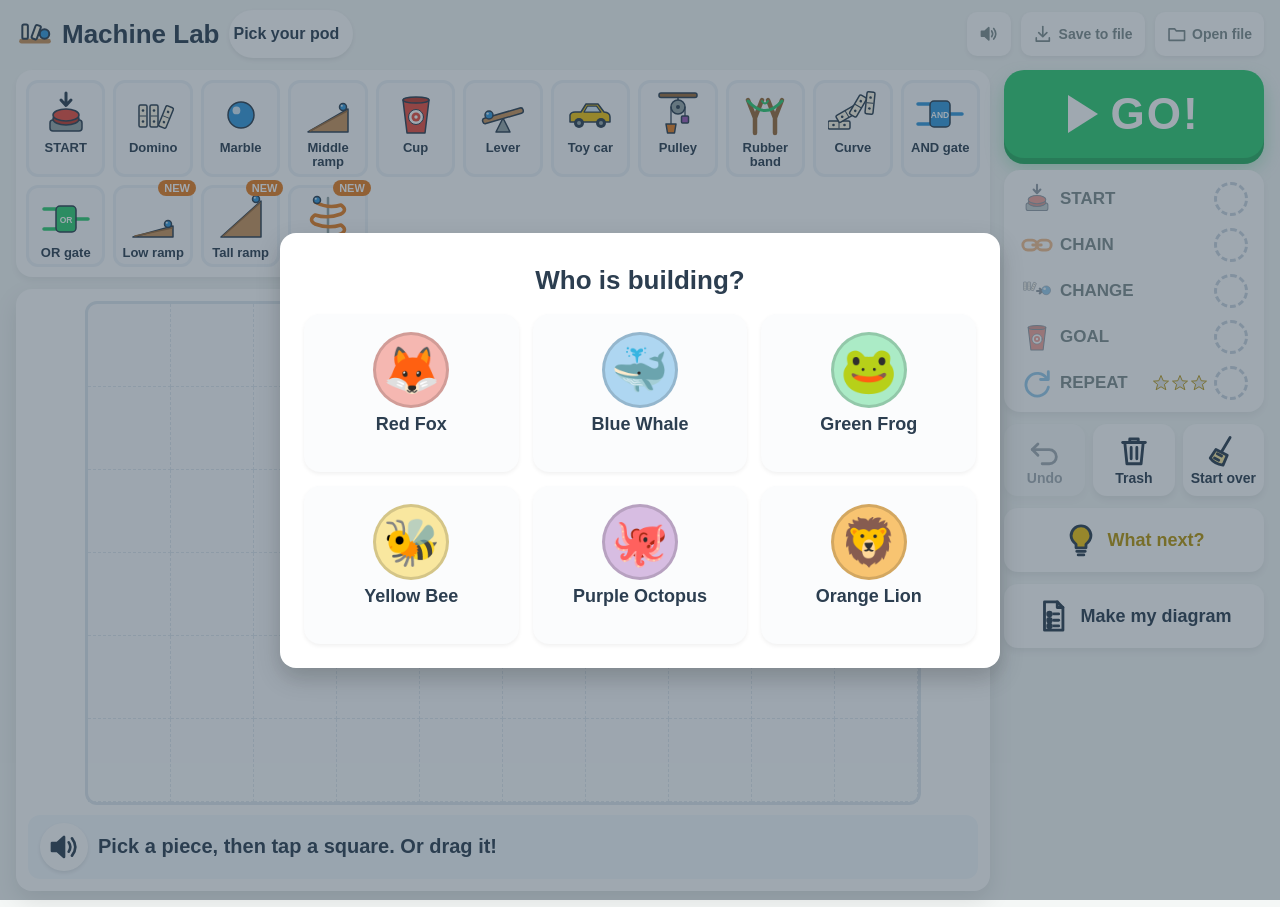
<file: RubeGoldbergEngineering/index.html>
<!DOCTYPE html>
<html lang="en">

<head>
    <meta charset="UTF-8">
    <meta name="viewport" content="width=device-width, initial-scale=1.0">
    <title>Machine Lab</title>
    <link rel="stylesheet" href="styles.css">
</head>

<body>
    <div class="app" id="app">
        <header class="topbar">
            <div class="brand">
                <span class="brand-icon" aria-hidden="true"></span>
                <h1>Machine Lab</h1>
            </div>
            <button id="podBtn" class="pod-badge" title="Change pod"></button>
            <div class="spacer"></div>
            <button id="soundBtn" class="small-btn" title="Sound on or off"></button>
            <button id="saveFileBtn" class="small-btn"><span class="ico" data-icon="download"></span><span class="txt">Save to file</span></button>
            <button id="openFileBtn" class="small-btn"><span class="ico" data-icon="folder"></span><span class="txt">Open file</span></button>
            <input type="file" id="fileInput" accept=".json,application/json" hidden>
        </header>

        <main class="workspace">
            <div class="main-col">
            <section class="tray card" id="tray" aria-label="Pieces"></section>
            <div class="board-wrap card" id="boardWrap">
                <div class="board" id="board">
                    <svg class="links" id="links" aria-hidden="true"></svg>
                </div>
                <div class="message" id="message">
                    <button id="sayBtn" class="say-btn" title="Read it to me"><span class="ico" data-icon="speaker"></span></button>
                    <span id="msgPic" class="msg-pic"></span>
                    <span id="msgText"></span>
                </div>
            </div>
            </div>

            <aside class="panel">
                <button id="goBtn" class="go-btn"><span class="go-tri"></span>GO!</button>
                <div class="rules card" id="rules"></div>
                <div class="tools">
                    <button id="undoBtn" class="tool-btn"><span class="ico" data-icon="undo"></span>Undo</button>
                    <button id="trashBtn" class="tool-btn trash"><span class="ico" data-icon="trash"></span>Trash</button>
                    <button id="clearBtn" class="tool-btn"><span class="ico" data-icon="broom"></span>Start over</button>
                </div>
                <button id="nextBtn" class="tool-btn wide idea"><span class="ico" data-icon="bulb"></span>What next?</button>
                <button id="diagramBtn" class="tool-btn wide"><span class="ico" data-icon="paper"></span>Make my diagram</button>
            </aside>
        </main>
    </div>

    <!-- "Are you sure?" box -->
    <div id="confirm" class="overlay hidden" role="dialog" aria-modal="true">
        <div class="dialog card">
            <div id="confirmPic" class="dialog-pic"></div>
            <h2 id="confirmText"></h2>
            <div class="dialog-btns">
                <button id="confirmYes" class="big-btn yes"><span class="ico" data-icon="check"></span><span id="confirmYesText">Yes</span></button>
                <button id="confirmNo" class="big-btn no"><span class="ico" data-icon="cross"></span><span id="confirmNoText">No</span></button>
            </div>
        </div>
    </div>

    <!-- Pick your pod -->
    <div id="podPicker" class="overlay hidden" role="dialog" aria-modal="true">
        <div class="dialog card wide">
            <h2>Who is building?</h2>
            <div class="pod-grid" id="podGrid"></div>
        </div>
    </div>

    <!-- Printable diagram -->
    <div id="diagram" class="diagram-view hidden">
        <div class="diagram-controls">
            <button id="printBtn" class="big-btn yes"><span class="ico" data-icon="printer"></span>Print</button>
            <button id="closeDiagramBtn" class="big-btn no"><span class="ico" data-icon="back"></span>Back</button>
        </div>
        <div class="paper" id="paper"></div>
    </div>

    <div id="ghost" class="ghost hidden"></div>
    <div id="confetti" class="confetti" aria-hidden="true"></div>

    <script src="pieces.js"></script>
    <script src="sim.js"></script>
    <script src="suggest.js"></script>
    <script src="app.js"></script>
</body>

</html>
</file>
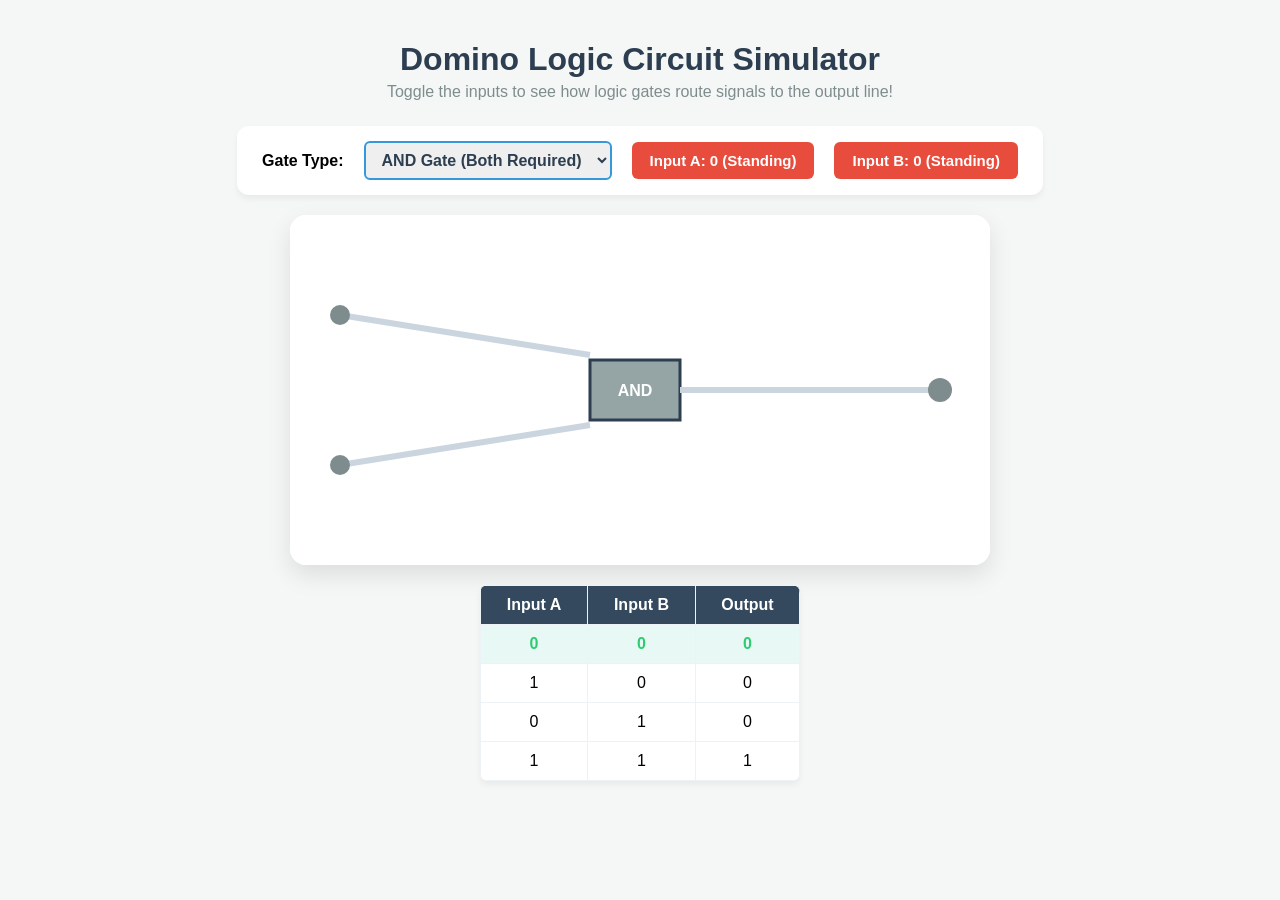
<file: domino_logic.html>
<!DOCTYPE html>
<html lang="en">

<head>
    <meta charset="UTF-8">
    <meta name="viewport" content="width=device-width, initial-scale=1.0">
    <title>Kids Lab: Domino Logic Circuit Simulator</title>
    <style>
        body {
            font-family: 'Segoe UI', Tahoma, Geneva, Verdana, sans-serif;
            background-color: #f4f7f6;
            margin: 0;
            padding: 20px;
            display: flex;
            flex-direction: column;
            align-items: center;
        }

        h1 {
            color: #2c3e50;
            margin-bottom: 5px;
            text-align: center;
        }

        p {
            color: #7f8c8d;
            margin-top: 0;
            margin-bottom: 25px;
            text-align: center;
        }

        .control-panel {
            background: white;
            padding: 15px 25px;
            border-radius: 12px;
            box-shadow: 0 4px 6px rgba(0, 0, 0, 0.05);
            display: flex;
            gap: 20px;
            margin-bottom: 20px;
            align-items: center;
        }

        .gate-select {
            padding: 8px 12px;
            font-size: 16px;
            font-weight: bold;
            border-radius: 6px;
            border: 2px solid #3498db;
            color: #2c3e50;
            cursor: pointer;
        }

        .toggle-btn {
            padding: 10px 18px;
            font-size: 15px;
            font-weight: bold;
            border: none;
            border-radius: 6px;
            cursor: pointer;
            transition: all 0.2s ease;
        }

        .btn-off {
            background-color: #e74c3c;
            color: white;
        }

        .btn-on {
            background-color: #2ecc71;
            color: white;
        }

        .canvas-container {
            background: white;
            border-radius: 16px;
            box-shadow: 0 10px 25px rgba(0, 0, 0, 0.1);
            overflow: hidden;
        }

        canvas {
            display: block;
            background: #ffffff;
        }

        .truth-table {
            margin-top: 20px;
            border-collapse: collapse;
            background: white;
            border-radius: 8px;
            overflow: hidden;
            box-shadow: 0 4px 6px rgba(0, 0, 0, 0.05);
            width: 320px;
            text-align: center;
        }

        .truth-table th,
        .truth-table td {
            padding: 10px;
            border: 1px solid #edf2f7;
        }

        .truth-table th {
            background-color: #34495e;
            color: white;
        }

        .active-row {
            background-color: #e8f8f5;
            font-weight: bold;
            color: #2ecc71;
        }
    </style>
</head>

<body>

    <h1>Domino Logic Circuit Simulator</h1>
    <p>Toggle the inputs to see how logic gates route signals to the output line!</p>

    <div class="control-panel">
        <label for="gateType"><strong>Gate Type:</strong></label>
        <select id="gateType" class="gate-select" onchange="resetCircuit()">
            <option value="AND">AND Gate (Both Required)</option>
            <option value="OR">OR Gate (Either Required)</option>
        </select>

        <button id="btnA" class="toggle-btn btn-off" onclick="toggleInput('A')">Input A: 0 (Standing)</button>
        <button id="btnB" class="toggle-btn btn-off" onclick="toggleInput('B')">Input B: 0 (Standing)</button>
    </div>

    <div class="canvas-container">
        <canvas id="simCanvas" width="700" height="350"></canvas>
    </div>

    <table class="truth-table" id="truthTable">
        <thead>
            <tr>
                <th>Input A</th>
                <th>Input B</th>
                <th>Output</th>
            </tr>
        </thead>
        <tbody>
            <tr id="row-0-0">
                <td>0</td>
                <td>0</td>
                <td id="out-0-0">0</td>
            </tr>
            <tr id="row-1-0">
                <td>1</td>
                <td>0</td>
                <td id="out-1-0">0</td>
            </tr>
            <tr id="row-0-1">
                <td>0</td>
                <td>1</td>
                <td id="out-0-1">0</td>
            </tr>
            <tr id="row-1-1">
                <td>1</td>
                <td>1</td>
                <td id="out-1-1">0</td>
            </tr>
        </tbody>
    </table>

    <script>
        const canvas = document.getElementById('simCanvas');
        const ctx = canvas.getContext('2d');

        let inputA = false;
        let inputB = false;
        let signalProgress = 0; // Animation tracker

        function toggleInput(type) {
            if (type === 'A') {
                inputA = !inputA;
                document.getElementById('btnA').className = inputA ? 'toggle-btn btn-on' : 'toggle-btn btn-off';
                document.getElementById('btnA').innerText = `Input A: ${inputA ? '1 (FALLEN)' : '0 (Standing)'}`;
            } else {
                inputB = !inputB;
                document.getElementById('btnB').className = inputB ? 'toggle-btn btn-on' : 'toggle-btn btn-off';
                document.getElementById('btnB').innerText = `Input B: ${inputB ? '1 (FALLEN)' : '0 (Standing)'}`;
            }
            signalProgress = 0; // Restart animation sequence on toggle
            updateTruthTable();
        }

        function resetCircuit() {
            signalProgress = 0;
            updateTruthTable();
        }

        function updateTruthTable() {
            const gate = document.getElementById('gateType').value;

            // Clean active classes
            for (let r of ['0-0', '1-0', '0-1', '1-1']) {
                document.getElementById(`row-${r}`).className = '';
                let valA = r.split('-')[0] === '1';
                let valB = r.split('-')[1] === '1';
                let expectedOut = gate === 'AND' ? (valA && valB) : (valA || valB);
                document.getElementById(`out-${r}`).innerText = expectedOut ? '1' : '0';
            }

            // Highlight current row
            let currentRowId = `row-${inputA ? '1' : '0'}-${inputB ? '1' : '0'}`;
            document.getElementById(currentRowId).className = 'active-row';
        }

        function drawDominoChain(startX, startY, endX, endY, isTrue, color) {
            ctx.beginPath();
            ctx.moveTo(startX, startY);
            ctx.lineTo(endX, endY);
            ctx.lineWidth = 6;
            ctx.strokeStyle = isTrue ? color : '#cbd5e0';
            ctx.stroke();

            // Draw directional movement dashes if active
            if (isTrue && signalProgress > 0) {
                ctx.save();
                ctx.setLineDash([4, 8]);
                ctx.lineDashOffset = -signalProgress * 2;
                ctx.lineWidth = 4;
                ctx.strokeStyle = '#ffffff';
                ctx.stroke();
                ctx.restore();
            }
        }

        function drawGateBox(x, y, type, isActive) {
            ctx.fillStyle = isActive ? '#3498db' : '#95a5a6';
            ctx.fillRect(x, y, 90, 60);
            ctx.lineWidth = 3;
            ctx.strokeStyle = '#2c3e50';
            ctx.strokeRect(x, y, 90, 60);

            ctx.fillStyle = 'white';
            ctx.font = 'bold 16px sans-serif';
            ctx.textAlign = 'center';
            ctx.fillText(type, x + 45, y + 36);
        }

        function animate() {
            ctx.clearRect(0, 0, canvas.width, canvas.height);
            const gate = document.getElementById('gateType').value;

            // Evaluate logic condition
            let gatePassed = gate === 'AND' ? (inputA && inputB) : (inputA || inputB);

            // Progress the animated trace signals
            if (signalProgress < 100) signalProgress += 1.5;

            // Draw input chains (Blue for track A, Green for track B)
            drawDominoChain(50, 100, 300, 140, inputA, '#3498db');
            drawDominoChain(50, 250, 300, 210, inputB, '#2ecc71');

            // Source Input Nodes
            ctx.beginPath();
            ctx.arc(50, 100, 10, 0, Math.PI * 2);
            ctx.fillStyle = inputA ? '#3498db' : '#7f8c8d';
            ctx.fill();

            ctx.beginPath();
            ctx.arc(50, 250, 10, 0, Math.PI * 2);
            ctx.fillStyle = inputB ? '#2ecc71' : '#7f8c8d';
            ctx.fill();

            // Render Center Logic Gate
            drawGateBox(300, 145, gate, gatePassed);

            // Render Output Trace Line (Changes color to high-visibility orange if triggered)
            drawDominoChain(390, 175, 650, 175, gatePassed, '#e67e22');

            // End Target Node
            ctx.beginPath();
            ctx.arc(650, 175, 12, 0, Math.PI * 2);
            ctx.fillStyle = gatePassed ? '#e67e22' : '#7f8c8d';
            ctx.fill();

            requestAnimationFrame(animate);
        }

        // Initialize state view loop
        updateTruthTable();
        animate();
    </script>
</body>

</html>
</file>
<file: RubeGoldbergEngineering/styles.css>
/* Machine Lab: same friendly look as ../domino_logic.html, with bigger targets. */
:root {
    --ink: #2c3e50;
    --soft: #7f8c8d;
    --bg: #f4f7f6;
    --card: #ffffff;
    --line: #edf2f7;
    --blue: #3498db;
    --green: #2ecc71;
    --green-dark: #27ae60;
    --orange: #e67e22;
    --red: #e74c3c;
    --yellow: #f1c40f;
    --cell: 64px;
    --cols: 10;
    --rows: 6;
}

* { box-sizing: border-box; }

html, body { margin: 0; height: 100%; }

body {
    font-family: 'Segoe UI', Tahoma, Geneva, Verdana, sans-serif;
    background-color: var(--bg);
    color: var(--ink);
    -webkit-user-select: none;
    user-select: none;
    -webkit-tap-highlight-color: transparent;
}

button {
    font: inherit;
    color: inherit;
    cursor: pointer;
    border: none;
    background: none;
    touch-action: manipulation;
}

.hidden { display: none !important; }

.card {
    background: var(--card);
    border-radius: 16px;
    box-shadow: 0 4px 6px rgba(0, 0, 0, 0.05);
}

.ico { display: inline-flex; width: 1.6em; height: 1.6em; flex: none; }
.ico svg { width: 100%; height: 100%; }

/* ---------- Top bar ---------- */
.topbar {
    display: flex;
    align-items: center;
    gap: 10px;
    padding: 10px 16px 6px;
}

.brand { display: flex; align-items: center; gap: 8px; }
.brand h1 { margin: 0; font-size: 26px; color: var(--ink); white-space: nowrap; }
.brand-icon { width: 38px; height: 38px; display: inline-flex; }
.brand-icon svg { width: 100%; height: 100%; }
.spacer { flex: 1; }

.pod-badge {
    display: flex;
    align-items: center;
    gap: 8px;
    padding: 4px 14px 4px 4px;
    border-radius: 999px;
    background: var(--card);
    box-shadow: 0 2px 4px rgba(0, 0, 0, .08);
    font-weight: 700;
    font-size: 16px;
    min-height: 48px;
}
.pod-dot {
    width: 40px; height: 40px; border-radius: 50%;
    display: inline-flex; align-items: center; justify-content: center;
    font-size: 24px; border: 3px solid rgba(0, 0, 0, .15);
}

.small-btn {
    display: inline-flex;
    align-items: center;
    gap: 6px;
    padding: 8px 12px;
    min-height: 44px;
    border-radius: 10px;
    background: var(--card);
    box-shadow: 0 2px 4px rgba(0, 0, 0, .06);
    font-size: 14px;
    font-weight: 600;
    color: var(--soft);
}
.small-btn .ico { width: 1.4em; height: 1.4em; }

/* ---------- Tray ---------- */
.tray {
    display: grid;
    grid-template-columns: repeat(auto-fill, minmax(74px, 1fr));
    gap: 8px;
    padding: 10px;
}

.tray-piece {
    position: relative;
    min-width: 0;
    padding: 6px 2px 4px;
    border-radius: 12px;
    border: 3px solid var(--line);
    background: #fbfcfd;
    display: flex;
    flex-direction: column;
    align-items: center;
    touch-action: none;
    transition: transform .12s ease, border-color .12s ease;
}
.tray-piece:hover { border-color: #b9d9f0; }
.tray-piece:active { transform: scale(.95); }
.tray-piece.selected { border-color: var(--blue); background: #eaf4fc; box-shadow: 0 0 0 4px rgba(52, 152, 219, .25); }
.tray-piece .pic { width: 50px; height: 50px; pointer-events: none; }
.tray-piece .pic svg, .tray-piece .pic img, .piece svg, .piece img { width: 100%; height: 100%; display: block; }
.tray-piece .label {
    font-size: 13px;
    font-weight: 700;
    line-height: 1.1;
    text-align: center;
    margin-top: 2px;
    pointer-events: none;
}
.new-badge {
    position: absolute;
    top: -8px; right: -6px;
    background: var(--orange);
    color: #fff;
    font-size: 11px;
    font-weight: 800;
    padding: 2px 6px;
    border-radius: 8px;
    pointer-events: none;
}
.tray-piece.nudge { animation: nudge .5s ease 3; border-color: var(--orange); }
@media (max-width: 600px) { .tray { grid-template-columns: repeat(auto-fill, minmax(66px, 1fr)); } }
@keyframes nudge { 50% { transform: scale(1.12); } }

/* ---------- Workspace ---------- */
.workspace {
    display: grid;
    grid-template-columns: minmax(0, 1fr) 260px;
    gap: 14px;
    padding: 6px 16px 16px;
    align-items: start;
}
.main-col { display: flex; flex-direction: column; gap: 12px; min-width: 0; }

.board-wrap {
    padding: 12px;
    display: flex;
    flex-direction: column;
    align-items: center;
    gap: 10px;
    min-width: 0;
    box-shadow: 0 10px 25px rgba(0, 0, 0, 0.1);
}

.board {
    position: relative;
    display: grid;
    grid-template-columns: repeat(var(--cols), var(--cell));
    grid-template-rows: repeat(var(--rows), var(--cell));
    background: #fbfcfd;
    border: 3px solid #dfe7ee;
    border-radius: 12px;
    touch-action: none;
}

.cell {
    border-right: 1px dashed #e1e8ee;
    border-bottom: 1px dashed #e1e8ee;
    position: relative;
}
.cell.drop { background: #e8f8f5; box-shadow: inset 0 0 0 3px var(--green); border-radius: 8px; }
.board.placing .cell:not(.has):hover { background: #eef6fc; }

.piece {
    position: absolute;
    inset: 6%;
    touch-action: none;
    transition: transform .15s ease;
    z-index: 2;
}
.piece.selected { filter: drop-shadow(0 0 6px var(--blue)); transform: scale(1.08); }
.piece.selected::after {
    content: '';
    position: absolute; inset: -8%;
    border: 3px dashed var(--blue);
    border-radius: 12px;
}
.piece.dragging { opacity: .25; }
.piece.dim { opacity: .45; }

/* Energy reached this piece */
.cell.lit::before {
    content: '';
    position: absolute; inset: 8%;
    border-radius: 50%;
    background: radial-gradient(circle, rgba(230, 126, 34, .35), rgba(230, 126, 34, 0) 70%);
    z-index: 1;
}
.piece.go.e-fall { animation: tip .35s ease-in forwards; transform-origin: 70% 95%; }
.piece.go.e-roll { animation: roll .45s ease-in-out; }
.piece.go.e-lift { animation: lift .45s ease-in-out; }
.piece.go.e-spring { animation: spring .45s ease-in-out; }
.piece.go.e-push { animation: push .35s ease-in-out; }
.piece.win { animation: win .6s ease-in-out 3; filter: drop-shadow(0 0 10px var(--yellow)); }

@keyframes tip { to { transform: rotate(28deg) translateY(4%); } }
@keyframes roll {
    40% { transform: translate(calc(var(--dx, 1) * 22%), calc(var(--dy, 0) * 22%)) rotate(calc(var(--dx, 1) * 90deg)); }
}
@keyframes lift { 30% { transform: rotate(-18deg); } 70% { transform: rotate(14deg) translateY(-8%); } }
@keyframes spring { 30% { transform: scaleX(.7); } 60% { transform: scaleX(1.18); } }
@keyframes push { 50% { transform: scale(.82); } }
@keyframes win { 50% { transform: translateY(-14%) scale(1.12) rotate(-6deg); } }

.links { position: absolute; inset: 0; width: 100%; height: 100%; pointer-events: none; z-index: 1; overflow: visible; }
.links line { stroke: var(--orange); stroke-width: .09; stroke-linecap: round; }
.links line.draw { animation: draw var(--d, .4s) linear forwards; }
@keyframes draw { from { stroke-dashoffset: var(--len); } to { stroke-dashoffset: 0; } }

/* "Debug this spot!" */
.marker {
    position: absolute;
    z-index: 5;
    transform: translate(-50%, -50%);
    pointer-events: none;
    display: flex;
    flex-direction: column;
    align-items: center;
}
.marker .glass {
    width: calc(var(--cell) * .8);
    height: calc(var(--cell) * .8);
    min-width: 46px; min-height: 46px;
    animation: hop .8s ease-in-out infinite;
}
.marker .glass svg { width: 100%; height: 100%; }
.marker .tag {
    background: var(--red);
    color: #fff;
    font-weight: 800;
    font-size: 15px;
    padding: 4px 10px;
    border-radius: 999px;
    white-space: nowrap;
    box-shadow: 0 3px 8px rgba(0, 0, 0, .2);
}
.marker .arrow {
    position: absolute;
    width: calc(var(--cell) * .5);
    height: calc(var(--cell) * .5);
    top: 50%; left: 50%;
}
@keyframes hop { 50% { transform: translateY(-10%); } }
.cell.broke { background: #fdecea; box-shadow: inset 0 0 0 3px var(--red); border-radius: 8px; }

.message {
    display: flex;
    align-items: center;
    gap: 10px;
    width: 100%;
    min-height: 58px;
    padding: 8px 12px;
    border-radius: 12px;
    background: #f4f9fd;
    font-size: 20px;
    font-weight: 700;
}
.message.happy { background: #e8f8f5; color: var(--green-dark); }
.message.debug { background: #fff4e6; color: #b9560b; }
.msg-pic { width: 44px; height: 44px; flex: none; display: inline-flex; }
.msg-pic:empty { display: none; }
.msg-pic svg, .msg-pic img { width: 100%; height: 100%; }
.say-btn {
    width: 48px; height: 48px; flex: none;
    border-radius: 50%;
    background: var(--card);
    box-shadow: 0 2px 4px rgba(0, 0, 0, .1);
    display: inline-flex; align-items: center; justify-content: center;
}

/* ---------- Side panel ---------- */
.panel { display: flex; flex-direction: column; gap: 12px; }

.go-btn {
    display: flex;
    align-items: center;
    justify-content: center;
    gap: 12px;
    height: 88px;
    border-radius: 20px;
    background: var(--green);
    color: #fff;
    font-size: 44px;
    font-weight: 900;
    letter-spacing: 2px;
    box-shadow: 0 6px 0 var(--green-dark), 0 10px 18px rgba(46, 204, 113, .35);
    transition: transform .08s ease, box-shadow .08s ease;
}
.go-btn:active { transform: translateY(5px); box-shadow: 0 1px 0 var(--green-dark); }
.go-btn:disabled { background: #a3e4c1; box-shadow: 0 6px 0 #8fd3ae; cursor: default; }
.go-tri { width: 0; height: 0; border-left: 30px solid #fff; border-top: 19px solid transparent; border-bottom: 19px solid transparent; }

.rules { padding: 8px 10px; display: flex; flex-direction: column; gap: 4px; }
.rule {
    display: flex;
    align-items: center;
    gap: 6px;
    padding: 4px 6px;
    border-radius: 10px;
    font-weight: 800;
    font-size: 17px;
    color: var(--soft);
}
.rule .rpic { width: 34px; height: 34px; flex: none; opacity: .5; }
.rule .rpic svg { width: 100%; height: 100%; }
.rule .rname { flex: 1; }
.rule .check {
    width: 34px; height: 34px; flex: none;
    border-radius: 50%;
    border: 3px dashed #cbd5e0;
    display: inline-flex; align-items: center; justify-content: center;
}
.rule.done { color: var(--ink); background: #e8f8f5; }
.rule.done .rpic { opacity: 1; }
.rule.done .check { border: none; background: var(--green); animation: pop .35s ease; }
.rule .check svg { width: 70%; height: 70%; }
.rule .stars { display: flex; gap: 1px; }
.rule .star { width: 18px; height: 18px; }
.rule .star svg { width: 100%; height: 100%; }
@keyframes pop { 50% { transform: scale(1.35); } }

.tools { display: grid; grid-template-columns: repeat(3, 1fr); gap: 8px; }
.tool-btn {
    display: flex;
    flex-direction: column;
    align-items: center;
    justify-content: center;
    gap: 2px;
    min-height: 72px;
    padding: 6px 4px;
    border-radius: 14px;
    background: var(--card);
    box-shadow: 0 4px 6px rgba(0, 0, 0, .06);
    font-weight: 700;
    font-size: 14px;
    border: 3px solid transparent;
}
.tool-btn .ico { width: 34px; height: 34px; }
.tool-btn:active { transform: scale(.96); }
.tool-btn:disabled { opacity: .4; cursor: default; }
.tool-btn.wide { flex-direction: row; gap: 10px; font-size: 18px; min-height: 64px; }
.tool-btn.idea { color: #b7950b; }
.tool-btn.idea .ico { color: #f1c40f; }
.message.idea { background: #fef9e7; color: #7d6608; }
.tool-btn.trash.drop, .tool-btn.trash.armed { border-color: var(--red); background: #fdecea; }

/* ---------- Dialogs ---------- */
.overlay {
    position: fixed;
    inset: 0;
    z-index: 50;
    background: rgba(44, 62, 80, .45);
    display: flex;
    align-items: center;
    justify-content: center;
    padding: 16px;
}
.dialog { padding: 24px; max-width: 460px; width: 100%; text-align: center; box-shadow: 0 10px 25px rgba(0, 0, 0, .2); }
.dialog.wide { max-width: 720px; }
.dialog h2 { margin: 8px 0 18px; font-size: 26px; }
.dialog-pic { width: 90px; height: 90px; margin: 0 auto; display: flex; align-items: center; justify-content: center; font-size: 44px; gap: 4px; flex-wrap: wrap; }
.dialog-pic svg { width: 100%; height: 100%; }
.dialog-btns { display: flex; gap: 14px; justify-content: center; flex-wrap: wrap; }
.big-btn {
    display: inline-flex;
    align-items: center;
    gap: 10px;
    padding: 14px 24px;
    min-height: 64px;
    border-radius: 16px;
    font-size: 20px;
    font-weight: 800;
    color: #fff;
}
.big-btn .ico { width: 32px; height: 32px; }
.big-btn.yes { background: var(--green); box-shadow: 0 4px 0 var(--green-dark); }
.big-btn.no { background: #95a5a6; box-shadow: 0 4px 0 #7f8c8d; }
.big-btn:active { transform: translateY(3px); box-shadow: none; }

.pod-grid { display: grid; grid-template-columns: repeat(3, 1fr); gap: 14px; }
.pod-choice {
    display: flex;
    flex-direction: column;
    align-items: center;
    gap: 6px;
    padding: 14px 8px;
    border-radius: 16px;
    border: 4px solid transparent;
    background: #fbfcfd;
    box-shadow: 0 2px 4px rgba(0, 0, 0, .06);
    font-weight: 800;
    font-size: 18px;
}
.pod-choice .pod-dot { width: 76px; height: 76px; font-size: 46px; }
.pod-choice.current { border-color: var(--blue); }
.pod-choice .count { font-size: 13px; color: var(--soft); font-weight: 600; min-height: 1em; }

/* ---------- Ghost while dragging ---------- */
.ghost {
    position: fixed;
    z-index: 60;
    width: 76px;
    height: 76px;
    pointer-events: none;
    transform: translate(-50%, -50%) scale(1.1);
    filter: drop-shadow(0 8px 10px rgba(0, 0, 0, .25));
}
.ghost svg, .ghost img { width: 100%; height: 100%; }

/* ---------- Confetti ---------- */
.confetti { position: fixed; inset: 0; pointer-events: none; z-index: 40; overflow: hidden; }
.confetti i {
    position: absolute;
    top: -20px;
    width: 12px;
    height: 16px;
    border-radius: 3px;
    animation: fall var(--t, 2s) ease-in forwards;
}
@keyframes fall { to { transform: translate(var(--x, 0), 105vh) rotate(var(--r, 360deg)); } }

/* ---------- Diagram (screen) ---------- */
.diagram-view {
    position: fixed;
    inset: 0;
    z-index: 45;
    background: #dfe6ec;
    overflow: auto;
    padding: 16px;
}
.diagram-controls { display: flex; gap: 12px; justify-content: center; margin-bottom: 14px; }

.paper {
    background: #fff;
    width: 277mm;
    max-width: 100%;
    margin: 0 auto;
    padding: 8mm 10mm;
    border-radius: 6px;
    box-shadow: 0 10px 25px rgba(0, 0, 0, .15);
    color: #1f2d3a;
    user-select: text;
}
.paper-head { display: flex; align-items: center; gap: 12px; border-bottom: 3px solid var(--ink); padding-bottom: 4mm; }
.paper-head h1 { margin: 0; font-size: 28px; flex: 1; }
.paper-head .pod-dot { width: 46px; height: 46px; font-size: 28px; }
.fill-lines { display: flex; align-items: flex-end; gap: 10px; margin: 6mm 0 4mm; font-size: 18px; font-weight: 700; }
.fill-lines .line { flex: 1; border-bottom: 2px solid #1f2d3a; height: 1.4em; }
.fill-lines .line.short { flex: .45; }

.paper-board-wrap { display: flex; justify-content: center; margin: 2mm 0 5mm; }
.paper-board {
    position: relative;
    display: grid;
    grid-template-columns: repeat(var(--pcols), var(--pcell));
    grid-template-rows: repeat(var(--prows), var(--pcell));
    border: 2px solid #c9d3dc;
    border-radius: 8px;
    background-image:
        linear-gradient(#eef2f5 1px, transparent 1px),
        linear-gradient(90deg, #eef2f5 1px, transparent 1px);
    background-size: var(--pcell) var(--pcell);
}
.pcell { position: relative; }
.pcell .piece { inset: 8%; z-index: 2; }
.pcell.unused .piece { opacity: .4; }
.step-badge {
    position: absolute;
    top: -4px; left: -4px;
    z-index: 4;
    min-width: 26px; height: 26px;
    padding: 0 5px;
    border-radius: 13px;
    background: var(--ink);
    color: #fff;
    font-weight: 800;
    font-size: 15px;
    display: flex; align-items: center; justify-content: center;
    border: 2px solid #fff;
}
.step-badge.go { background: var(--red); font-size: 11px; }
.paper-board .links line { stroke-width: .06; }

.paper-bottom { display: grid; grid-template-columns: 1.1fr 1fr 1fr; gap: 6mm; }
.paper-bottom h2 { font-size: 17px; margin: 0 0 2mm; border-bottom: 2px solid #e1e8ee; padding-bottom: 1mm; }
.paper-list { list-style: none; margin: 0; padding: 0; display: flex; flex-direction: column; gap: 1.5mm; }
.paper-list li { display: flex; align-items: center; gap: 8px; font-size: 15px; font-weight: 600; }
.paper-list .lpic { width: 30px; height: 30px; flex: none; }
.paper-list .lpic svg, .paper-list .lpic img { width: 100%; height: 100%; }
.paper-list .num { width: 24px; height: 24px; border-radius: 12px; background: var(--ink); color: #fff; font-size: 13px; font-weight: 800; display: flex; align-items: center; justify-content: center; flex: none; }
.paper-list .num.go { background: var(--red); font-size: 9px; }
.paper-list .box { width: 22px; height: 22px; border: 2.5px solid #1f2d3a; border-radius: 4px; flex: none; display: flex; align-items: center; justify-content: center; }
.paper-list .box svg { width: 100%; height: 100%; }
.paper-note { font-size: 13px; color: var(--soft); margin: 2mm 0 0; }

/* ---------- Smaller screens ---------- */
@media (max-width: 860px) {
    .workspace { grid-template-columns: minmax(0, 1fr); }
    .panel { display: grid; grid-template-columns: 1fr 1fr; align-items: start; }
    .panel .go-btn { grid-column: 1 / -1; height: 80px; }
    .panel .rules { grid-row: span 2; }
    .small-btn .txt { display: none; }
}
@media (max-width: 600px) {
    .brand h1 { font-size: 20px; }
    .tray-piece .pic { width: 46px; height: 46px; }
    .tray-piece .label { font-size: 12px; }
    .panel { grid-template-columns: 1fr; }
    .message { font-size: 17px; }
    .topbar { flex-wrap: wrap; }
    .pod-grid { grid-template-columns: repeat(2, 1fr); }
}

@media (prefers-reduced-motion: reduce) {
    *, *::before, *::after { animation-duration: .01ms !important; animation-iteration-count: 1 !important; }
}

/* ---------- Printing: only the diagram ---------- */
@media print {
    @page { size: landscape; margin: 10mm; }
    * { -webkit-print-color-adjust: exact; print-color-adjust: exact; }
    body { background: #fff; }
    .app, .overlay, .ghost, .confetti, .diagram-controls { display: none !important; }
    .diagram-view, .diagram-view.hidden { display: block !important; position: static; padding: 0; background: none; overflow: visible; }
    .paper { width: auto; max-width: none; box-shadow: none; padding: 0; border-radius: 0; }
    .paper-bottom { break-inside: avoid; }
}
</file>
